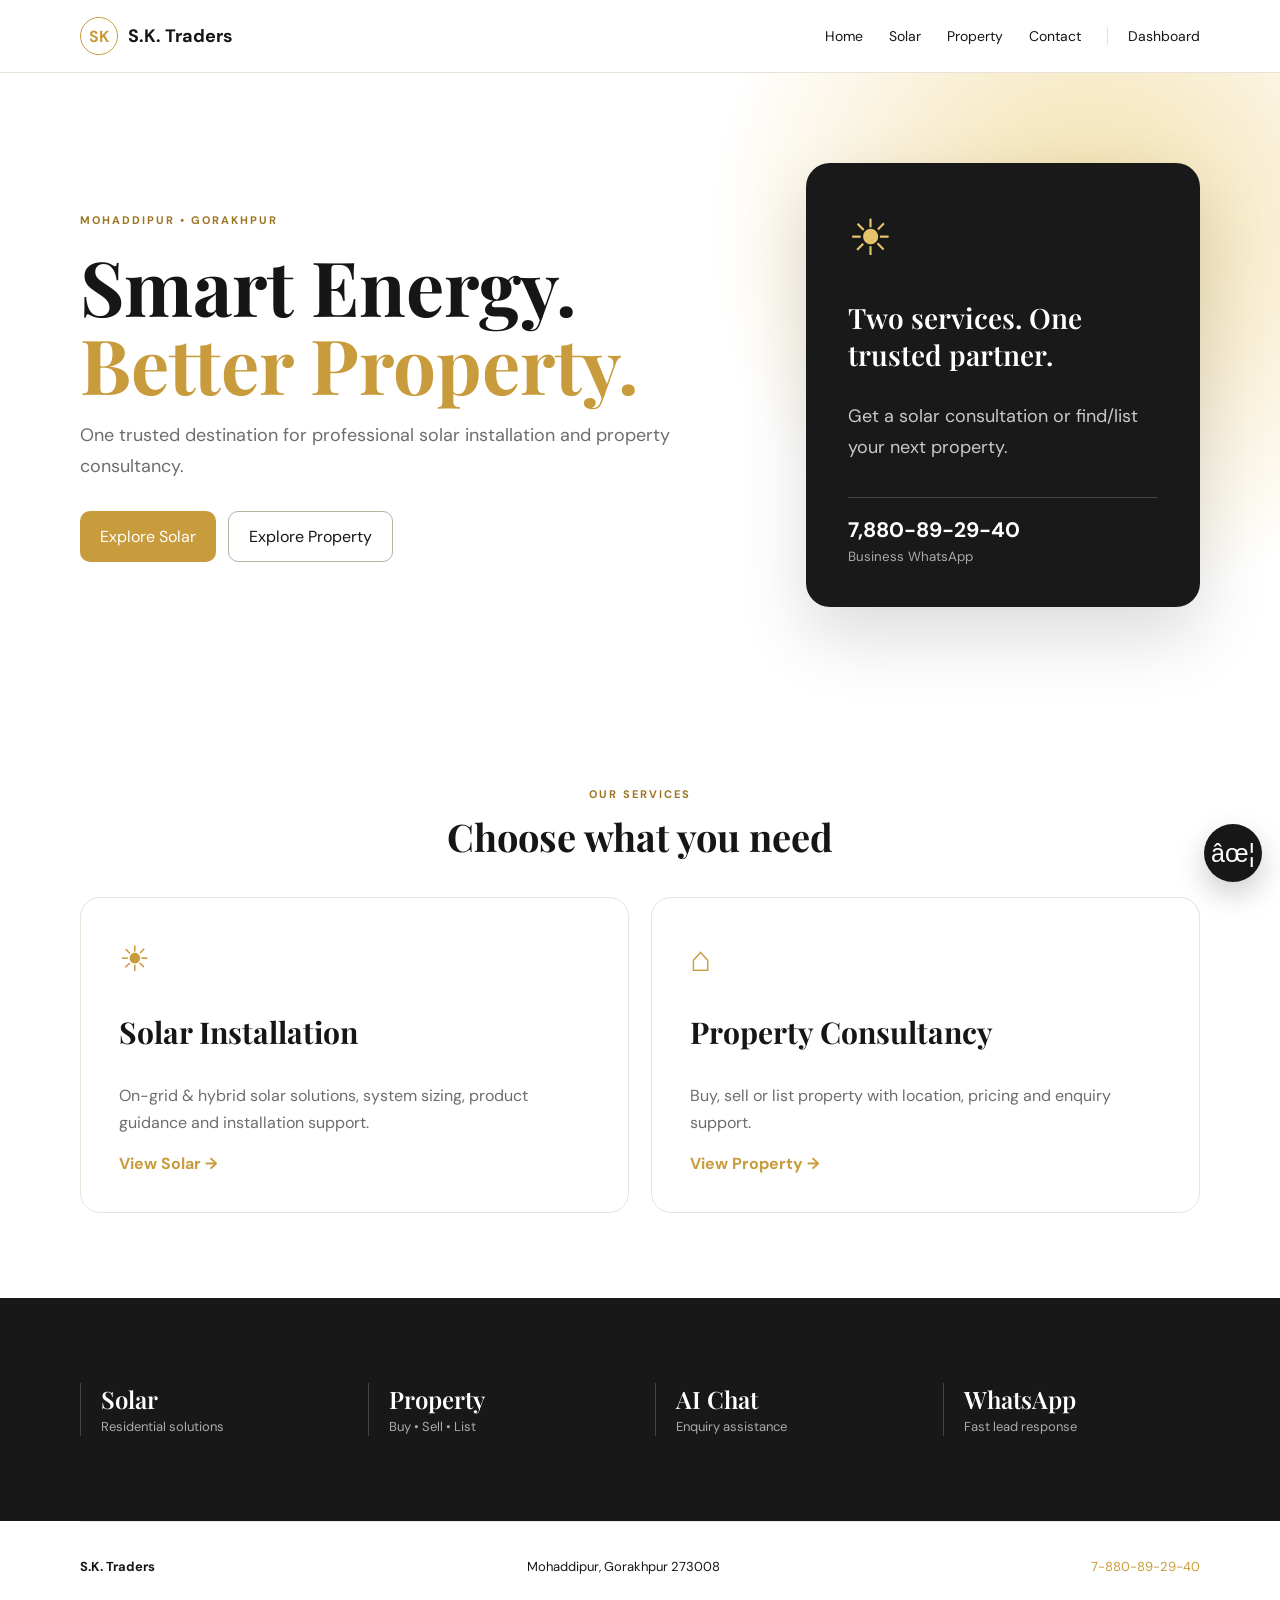
<file: index.html>
<!doctype html>
<html lang="en">
<head>
<meta charset="utf-8"><meta name="viewport" content="width=device-width,initial-scale=1">
<title>S.K. Traders | Solar & Property Consultancy</title>
<meta name="description" content="S.K. Traders - Solar installation and property consultancy in Mohaddipur, Gorakhpur.">
<link rel="stylesheet" href="assets/style.css">
</head>
<body data-page="home">
<header class="site-header"><div class="container nav">
<a class="brand" href="index.html"><span>SK</span><b>S.K. Traders</b></a>
<button class="menu" onclick="toggleMenu()">☰</button>
<nav id="nav"><a href="index.html">Home</a><a href="solar.html">Solar</a><a href="property.html">Property</a><a href="contact.html">Contact</a><a class="admin-link" href="admin.html">Dashboard</a></nav>
</div></header>
<main>
<section class="hero"><div class="container hero-grid"><div><span class="eyebrow">MOHADDIPUR • GORAKHPUR</span><h1>Smart Energy.<br><em>Better Property.</em></h1><p>One trusted destination for professional solar installation and property consultancy.</p><div class="actions"><a class="btn gold" href="solar.html">Explore Solar</a><a class="btn outline" href="property.html">Explore Property</a></div></div><div class="hero-card"><div class="sun">☀</div><h3>Two services. One trusted partner.</h3><p>Get a solar consultation or find/list your next property.</p><div class="mini"><strong>7,880-89-29-40</strong><small>Business WhatsApp</small></div></div></div></section>
<section class="section"><div class="container"><div class="section-head"><span class="eyebrow">OUR SERVICES</span><h2>Choose what you need</h2></div><div class="service-grid">
<a class="service-card solar" href="solar.html"><div class="icon">☀</div><h3>Solar Installation</h3><p>On-grid & hybrid solar solutions, system sizing, product guidance and installation support.</p><span>View Solar →</span></a>
<a class="service-card property" href="property.html"><div class="icon">⌂</div><h3>Property Consultancy</h3><p>Buy, sell or list property with location, pricing and enquiry support.</p><span>View Property →</span></a>
</div></div></section>
<section class="section dark"><div class="container stats"><div><b>Solar</b><span>Residential solutions</span></div><div><b>Property</b><span>Buy • Sell • List</span></div><div><b>AI Chat</b><span>Enquiry assistance</span></div><div><b>WhatsApp</b><span>Fast lead response</span></div></div></section>
</main>
<footer><div class="container footer"><b>S.K. Traders</b><span>Mohaddipur, Gorakhpur 273008</span><a href="tel:7880892940">7-880-89-29-40</a></div></footer>
<script src="assets/app.js"></script><script src="assets/chatbot.js"></script>
</body></html>
</file>
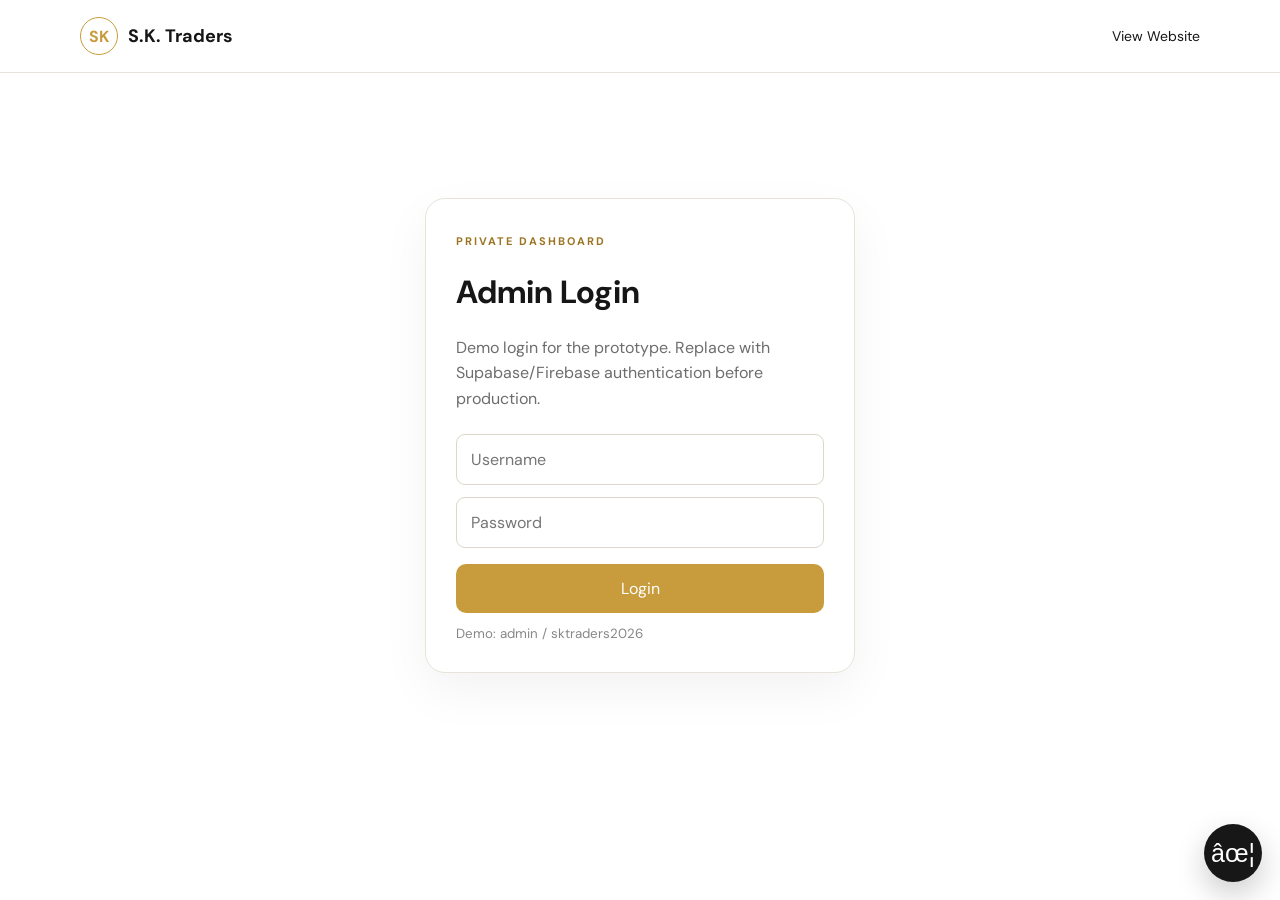
<file: admin.html>
<!doctype html><html lang="en"><head><meta charset="utf-8"><meta name="viewport" content="width=device-width,initial-scale=1"><title>Admin Dashboard | S.K. Traders</title><link rel="stylesheet" href="assets/style.css"></head><body class="admin-page">
<header class="site-header"><div class="container nav"><a class="brand" href="index.html"><span>SK</span><b>S.K. Traders</b></a><nav><a href="index.html">View Website</a></nav></div></header>
<main class="section"><div class="container"><div id="loginBox" class="form-card narrow"><span class="eyebrow">PRIVATE DASHBOARD</span><h1>Admin Login</h1><p>Demo login for the prototype. Replace with Supabase/Firebase authentication before production.</p><input id="adminUser" placeholder="Username"><input id="adminPass" type="password" placeholder="Password"><button class="btn gold" onclick="adminLogin()">Login</button><small>Demo: admin / sktraders2026</small></div>
<div id="dashboard" hidden><div class="dash-top"><div><span class="eyebrow">CONTROL CENTRE</span><h1>Website Dashboard</h1></div><button class="btn outline" onclick="logout()">Logout</button></div>
<div class="tabs"><button onclick="showTab('leads')">Leads</button><button onclick="showTab('properties')">Properties</button><button onclick="showTab('products')">Solar Products</button><button onclick="showTab('settings')">Settings</button></div>
<section id="tab-leads" class="dash-tab"><div class="table-wrap"><table><thead><tr><th>Type</th><th>Name</th><th>Phone</th><th>Requirement</th><th>Date</th></tr></thead><tbody id="leadsTable"></tbody></table></div></section>
<section id="tab-properties" class="dash-tab" hidden><div id="adminProperties"></div></section>
<section id="tab-products" class="dash-tab" hidden><form id="productForm" class="form-card"><h2>Add / Update Solar Product</h2><input name="name" required placeholder="Product name"><select name="category"><option>Panel</option><option>Inverter</option></select><input name="brand" placeholder="Brand"><input name="image" placeholder="Image URL"><textarea name="description" placeholder="Description"></textarea><button class="btn gold">Save Product</button></form><div id="adminProducts"></div></section>
<section id="tab-settings" class="dash-tab" hidden><form id="settingsForm" class="form-card"><h2>Business Settings</h2><input name="businessName" value="S.K. Traders"><input name="phone" value="7880892940"><input name="address" value="Mohaddipur, Gorakhpur 273008"><input name="whatsapp" value="7880892940"><button class="btn gold">Save Settings</button></form></section>
</div></div></main>
<script src="assets/app.js"></script><script src="assets/chatbot.js"></script></body></html>
</file>
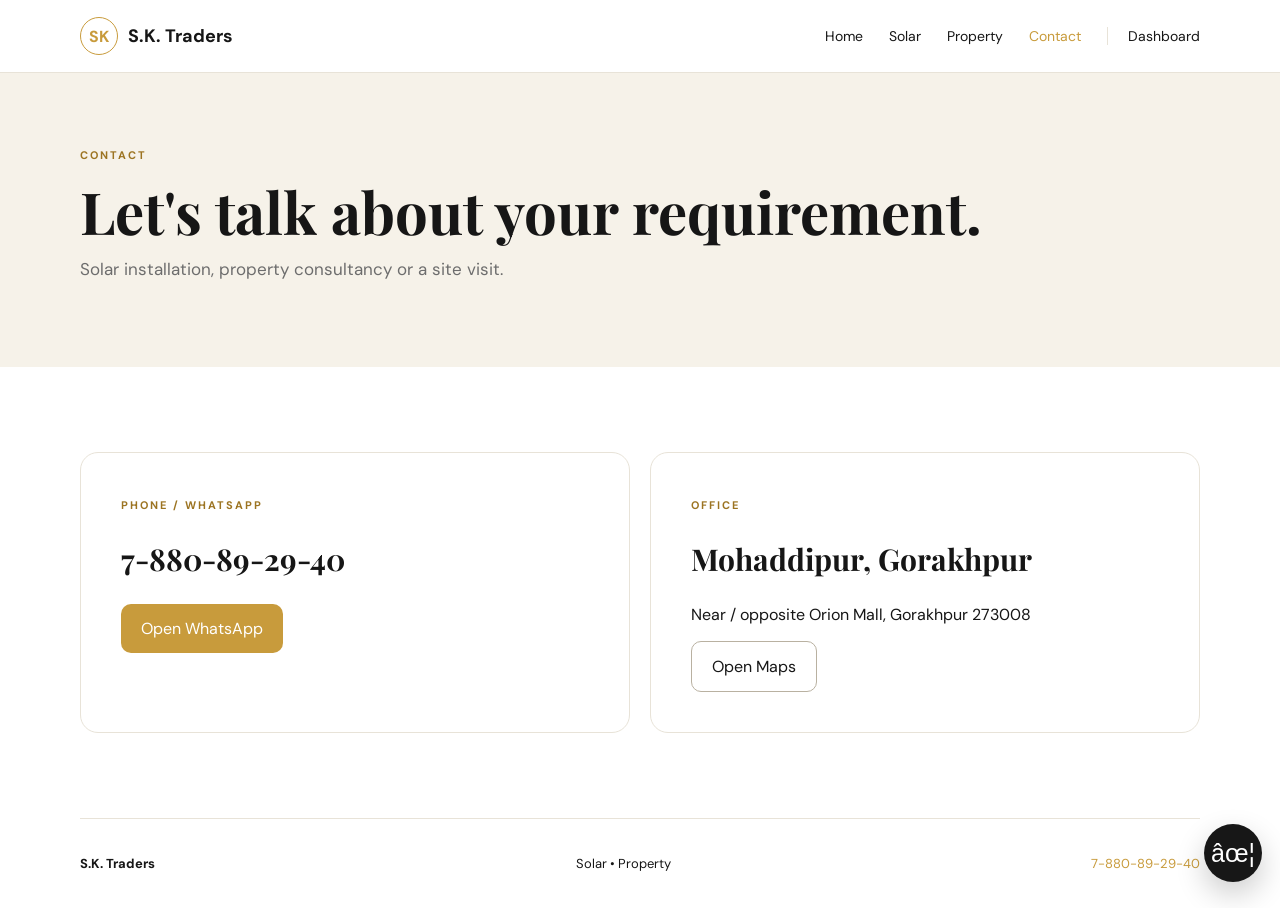
<file: contact.html>
<!doctype html><html lang="en"><head><meta charset="utf-8"><meta name="viewport" content="width=device-width,initial-scale=1"><title>Contact | S.K. Traders</title><link rel="stylesheet" href="assets/style.css"></head><body>
<header class="site-header"><div class="container nav"><a class="brand" href="index.html"><span>SK</span><b>S.K. Traders</b></a><button class="menu" onclick="toggleMenu()">☰</button><nav id="nav"><a href="index.html">Home</a><a href="solar.html">Solar</a><a href="property.html">Property</a><a class="active" href="contact.html">Contact</a><a class="admin-link" href="admin.html">Dashboard</a></nav></div></header>
<main><section class="page-hero"><div class="container"><span class="eyebrow">CONTACT</span><h1>Let's talk about your requirement.</h1><p>Solar installation, property consultancy or a site visit.</p></div></section>
<section class="section"><div class="container contact-grid"><div class="contact-card"><span>PHONE / WHATSAPP</span><h2>7-880-89-29-40</h2><a class="btn gold" href="https://wa.me/917880892940?text=Hello%20S.K.%20Traders%2C%20I%20have%20an%20enquiry." target="_blank">Open WhatsApp</a></div><div class="contact-card"><span>OFFICE</span><h2>Mohaddipur, Gorakhpur</h2><p>Near / opposite Orion Mall, Gorakhpur 273008</p><a class="btn outline" target="_blank" href="https://www.google.com/maps/search/?api=1&query=Orion+Mall+Mohaddipur+Gorakhpur">Open Maps</a></div></div></section></main><footer><div class="container footer"><b>S.K. Traders</b><span>Solar • Property</span><a href="tel:7880892940">7-880-89-29-40</a></div></footer><script src="assets/app.js"></script><script src="assets/chatbot.js"></script></body></html>
</file>
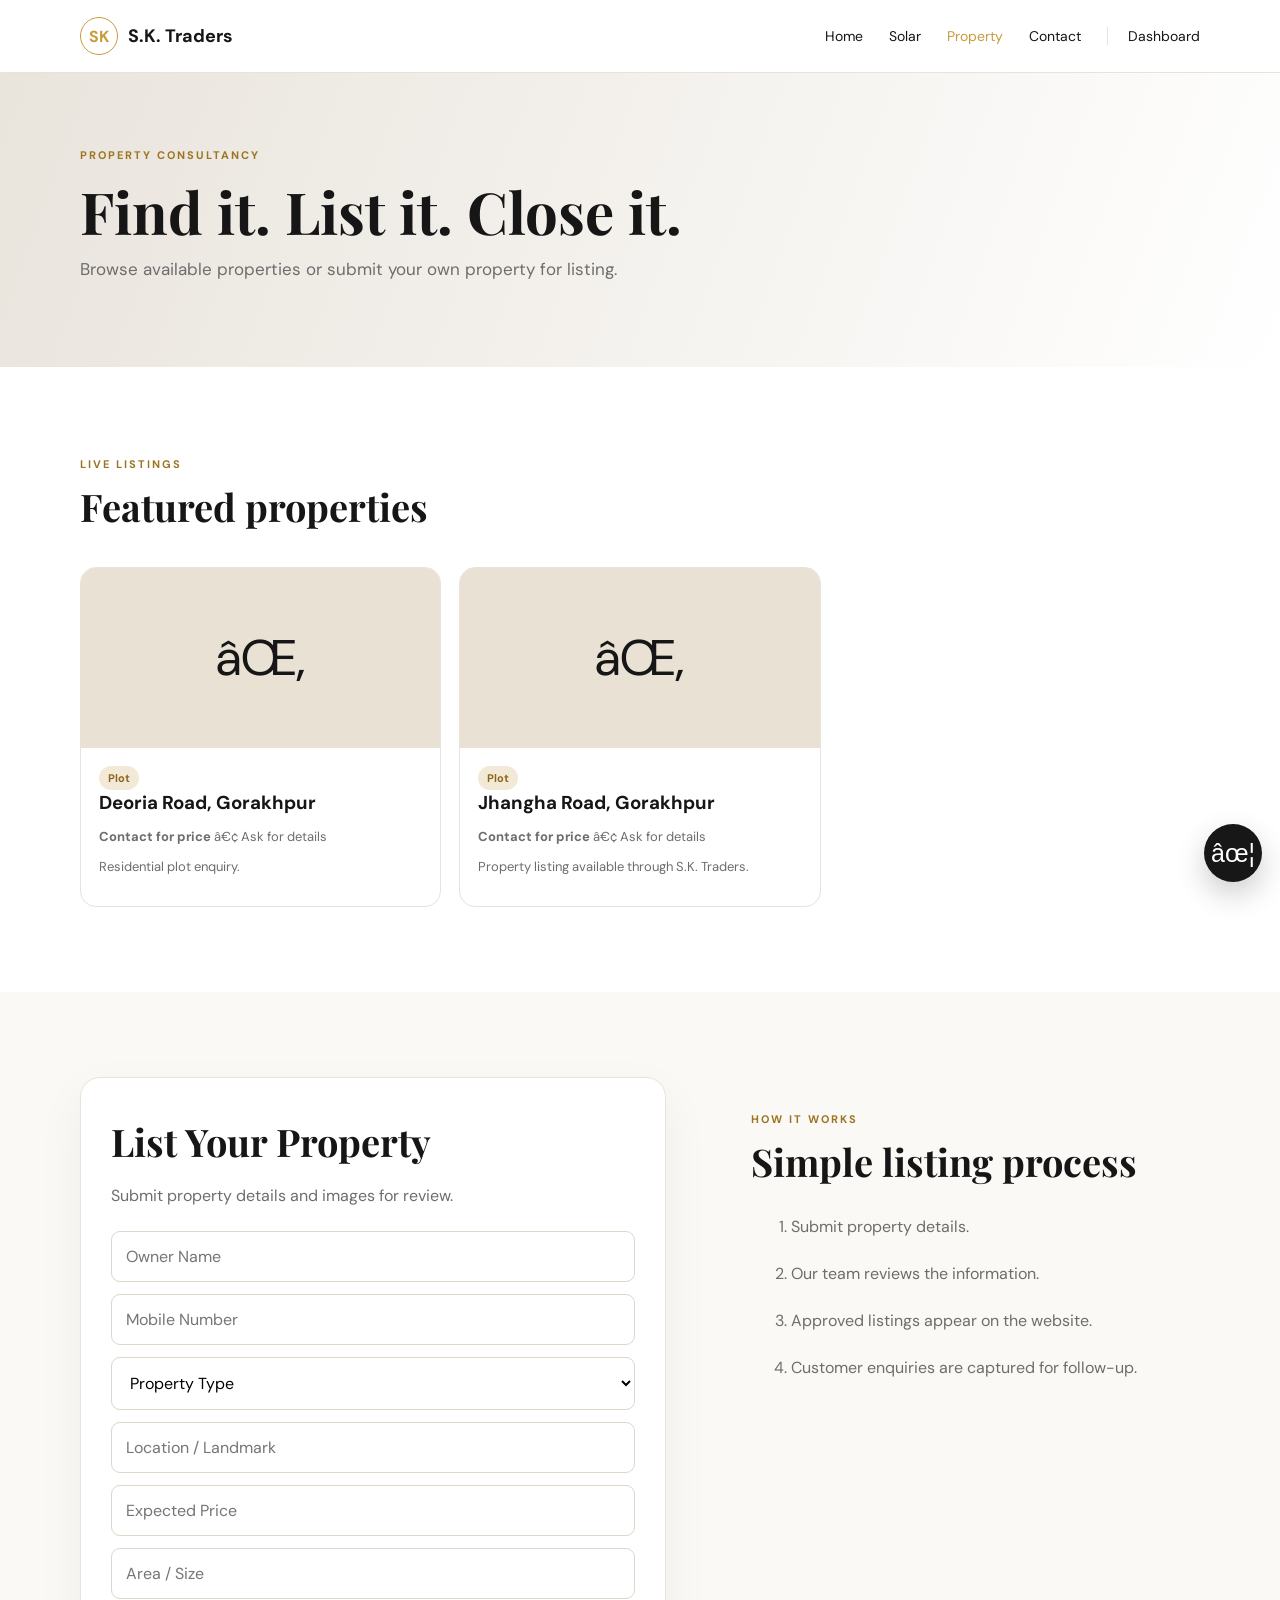
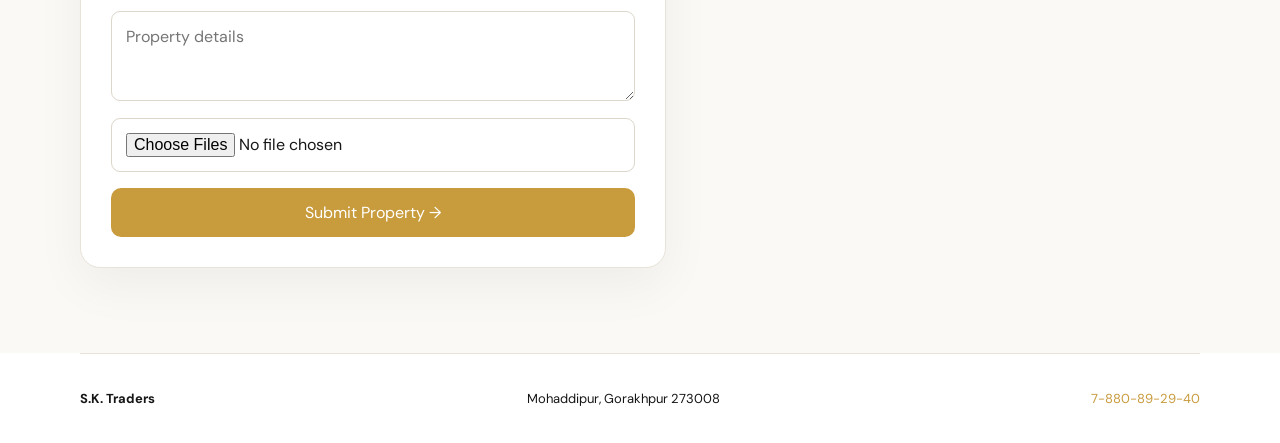
<file: property.html>
<!doctype html><html lang="en"><head><meta charset="utf-8"><meta name="viewport" content="width=device-width,initial-scale=1"><title>Property Consultancy | S.K. Traders</title><link rel="stylesheet" href="assets/style.css"></head><body>
<header class="site-header"><div class="container nav"><a class="brand" href="index.html"><span>SK</span><b>S.K. Traders</b></a><button class="menu" onclick="toggleMenu()">☰</button><nav id="nav"><a href="index.html">Home</a><a href="solar.html">Solar</a><a class="active" href="property.html">Property</a><a href="contact.html">Contact</a><a class="admin-link" href="admin.html">Dashboard</a></nav></div></header>
<main><section class="page-hero property-bg"><div class="container"><span class="eyebrow">PROPERTY CONSULTANCY</span><h1>Find it. List it. Close it.</h1><p>Browse available properties or submit your own property for listing.</p></div></section>
<section class="section"><div class="container"><div class="section-head left"><span class="eyebrow">LIVE LISTINGS</span><h2>Featured properties</h2></div><div id="propertyGrid" class="listing-grid"></div></div></section>
<section class="section soft"><div class="container two-col"><div class="form-card"><h2>List Your Property</h2><p>Submit property details and images for review.</p><form id="propertyForm"><input name="owner" required placeholder="Owner Name"><input name="phone" required placeholder="Mobile Number"><select name="type" required><option value="">Property Type</option><option>Plot</option><option>House</option><option>Flat</option><option>Commercial</option><option>Agricultural Land</option></select><input name="location" required placeholder="Location / Landmark"><input name="price" required placeholder="Expected Price"><input name="area" placeholder="Area / Size"><textarea name="description" placeholder="Property details"></textarea><input type="file" name="image" accept="image/*" multiple><button class="btn gold" type="submit">Submit Property →</button></form></div><div class="info-panel"><span class="eyebrow">HOW IT WORKS</span><h2>Simple listing process</h2><ol><li>Submit property details.</li><li>Our team reviews the information.</li><li>Approved listings appear on the website.</li><li>Customer enquiries are captured for follow-up.</li></ol></div></div></section></main>
<footer><div class="container footer"><b>S.K. Traders</b><span>Mohaddipur, Gorakhpur 273008</span><a href="tel:7880892940">7-880-89-29-40</a></div></footer><script src="assets/app.js"></script><script src="assets/chatbot.js"></script></body></html>
</file>
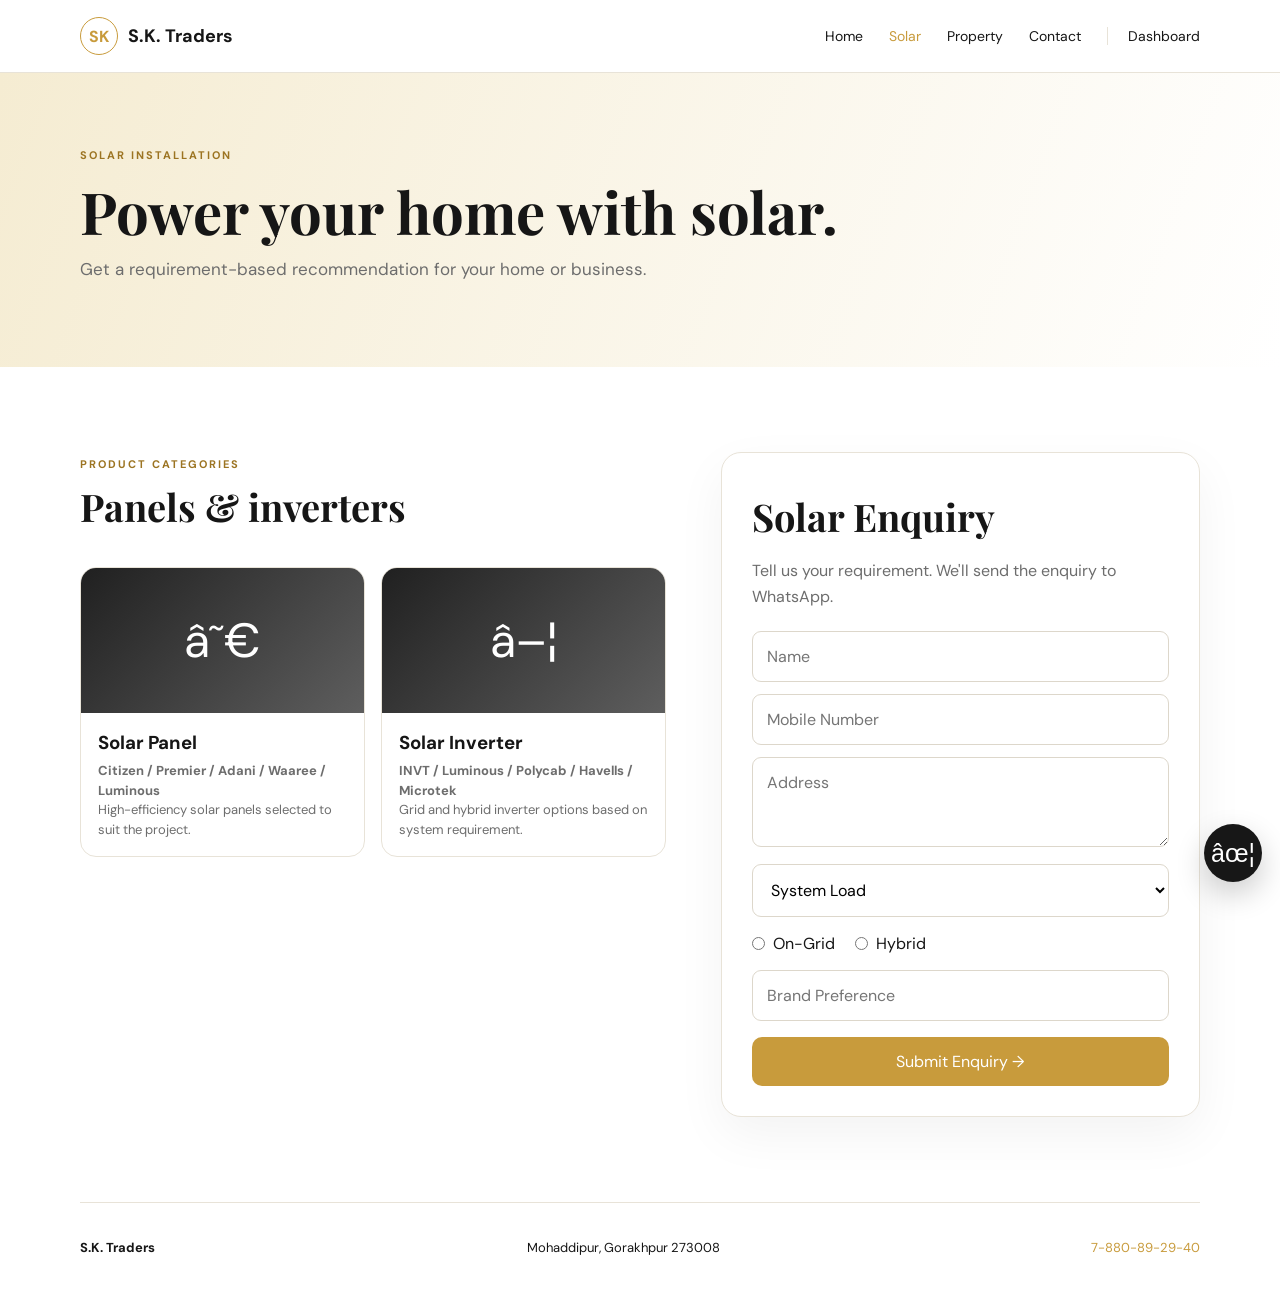
<file: solar.html>
<!doctype html><html lang="en"><head><meta charset="utf-8"><meta name="viewport" content="width=device-width,initial-scale=1"><title>Solar Installation | S.K. Traders</title><link rel="stylesheet" href="assets/style.css"></head><body>
<header class="site-header"><div class="container nav"><a class="brand" href="index.html"><span>SK</span><b>S.K. Traders</b></a><button class="menu" onclick="toggleMenu()">☰</button><nav id="nav"><a href="index.html">Home</a><a class="active" href="solar.html">Solar</a><a href="property.html">Property</a><a href="contact.html">Contact</a><a class="admin-link" href="admin.html">Dashboard</a></nav></div></header>
<main><section class="page-hero solar-bg"><div class="container"><span class="eyebrow">SOLAR INSTALLATION</span><h1>Power your home with solar.</h1><p>Get a requirement-based recommendation for your home or business.</p></div></section>
<section class="section"><div class="container two-col"><div><div class="section-head left"><span class="eyebrow">PRODUCT CATEGORIES</span><h2>Panels & inverters</h2></div><div id="solarProducts" class="product-grid"></div></div>
<div class="form-card"><h2>Solar Enquiry</h2><p>Tell us your requirement. We'll send the enquiry to WhatsApp.</p><form id="solarForm"><input name="name" required placeholder="Name"><input name="phone" required inputmode="tel" placeholder="Mobile Number"><textarea name="address" required placeholder="Address"></textarea><select name="load" required><option value="">System Load</option><option>2 kW</option><option>3 kW</option><option>4 kW</option><option>5 kW</option><option>6 kW</option><option>7 kW</option><option>8 kW</option><option>9 kW</option><option>10 kW</option></select><div class="choice"><label><input type="radio" name="system" value="On-Grid" required> On-Grid</label><label><input type="radio" name="system" value="Hybrid"> Hybrid</label></div><input name="brand" placeholder="Brand Preference"><button class="btn gold" type="submit">Submit Enquiry →</button></form></div></div></section></main>
<footer><div class="container footer"><b>S.K. Traders</b><span>Mohaddipur, Gorakhpur 273008</span><a href="tel:7880892940">7-880-89-29-40</a></div></footer><script src="assets/app.js"></script><script src="assets/chatbot.js"></script></body></html>
</file>
<file: assets/style.css>
@import url('https://fonts.googleapis.com/css2?family=DM+Sans:wght@400;500;600;700&family=Playfair+Display:wght@600;700&display=swap');
:root{--gold:#c89b3c;--gold2:#e4c36a;--ink:#161616;--muted:#6d6d6d;--soft:#f7f4ed;--line:#e8e3d8;--dark:#151515}
*{box-sizing:border-box}body{margin:0;font-family:"DM Sans",sans-serif;color:var(--ink);background:#fff}a{text-decoration:none;color:inherit}.container{width:min(1120px,92%);margin:auto}.site-header{position:sticky;top:0;z-index:20;background:rgba(255,255,255,.94);backdrop-filter:blur(12px);border-bottom:1px solid var(--line)}.nav{height:72px;display:flex;align-items:center;justify-content:space-between}.brand{display:flex;align-items:center;gap:10px}.brand span{width:38px;height:38px;border:1.5px solid var(--gold);border-radius:50%;display:grid;place-items:center;font-weight:700;color:var(--gold)}.brand b{font-size:18px}.nav nav{display:flex;gap:26px;align-items:center;font-size:14px}.nav nav a:hover,.nav nav .active{color:var(--gold)}.admin-link{border-left:1px solid var(--line);padding-left:20px}.menu{display:none;background:none;border:0;font-size:24px}.hero{background:radial-gradient(circle at 85% 25%,#f2dfaa 0,#fff 32%),linear-gradient(120deg,#fff,#faf7ef);padding:90px 0}.hero-grid{display:grid;grid-template-columns:1.25fr .75fr;gap:70px;align-items:center}.eyebrow{letter-spacing:2px;font-size:11px;font-weight:700;color:#9c7422}.hero h1,.page-hero h1{font:700 clamp(45px,7vw,76px)/1.02 "Playfair Display",serif;margin:18px 0}.hero h1 em{color:var(--gold);font-style:normal}.hero p{font-size:18px;color:var(--muted);max-width:620px;line-height:1.7}.actions{display:flex;gap:12px;margin-top:30px}.btn{display:inline-flex;align-items:center;justify-content:center;border:0;border-radius:10px;padding:14px 20px;font-weight:700;cursor:pointer;font:inherit}.gold{background:var(--gold);color:#fff}.outline{border:1px solid #b9b1a1;background:#fff}.hero-card{background:#191919;color:#fff;border-radius:24px;padding:42px;min-height:330px;box-shadow:0 30px 70px rgba(0,0,0,.14)}.sun{font-size:50px;color:var(--gold2)}.hero-card h3{font:600 28px "Playfair Display",serif}.hero-card p{color:#c9c9c9}.mini{margin-top:35px;border-top:1px solid #444;padding-top:18px;display:flex;flex-direction:column}.mini strong{font-size:21px}.mini small{color:#aaa;margin-top:4px}.section{padding:85px 0}.section-head{margin-bottom:35px;text-align:center}.section-head.left{text-align:left}.section-head h2,.form-card h2,.info-panel h2{font:700 38px "Playfair Display",serif;margin:8px 0}.service-grid{display:grid;grid-template-columns:1fr 1fr;gap:22px}.service-card{padding:38px;border:1px solid var(--line);border-radius:20px;transition:.25s}.service-card:hover{transform:translateY(-5px);box-shadow:0 20px 45px rgba(0,0,0,.08)}.service-card .icon{font-size:35px;color:var(--gold)}.service-card h3{font:700 30px "Playfair Display",serif}.service-card p{color:var(--muted);line-height:1.7}.service-card span{color:var(--gold);font-weight:700}.dark{background:#181818;color:#fff}.stats{display:grid;grid-template-columns:repeat(4,1fr);gap:30px}.stats div{border-left:1px solid #444;padding-left:20px}.stats b{display:block;font:600 24px "Playfair Display",serif}.stats span{color:#aaa;font-size:13px}.page-hero{padding:70px 0;background:#f6f2e9}.solar-bg{background:linear-gradient(110deg,#f5ecd2,#fff)}.property-bg{background:linear-gradient(110deg,#e9e4dc,#fff)}.page-hero h1{font-size:58px;margin-bottom:12px}.page-hero p{color:var(--muted);font-size:17px}.two-col{display:grid;grid-template-columns:1.1fr .9fr;gap:55px;align-items:start}.form-card{border:1px solid var(--line);border-radius:20px;padding:30px;background:#fff;box-shadow:0 18px 50px rgba(0,0,0,.05)}.form-card p{color:var(--muted);line-height:1.6}.form-card input,.form-card textarea,.form-card select{width:100%;padding:14px;margin:6px 0;border:1px solid #ddd7cb;border-radius:9px;font:inherit;background:#fff}.form-card textarea{min-height:90px;resize:vertical}.choice{display:flex;gap:20px;padding:10px 0}.choice label{display:flex;gap:8px;align-items:center}.choice input{width:auto;margin:0}.form-card .btn{width:100%;margin-top:10px}.product-grid{display:grid;grid-template-columns:1fr 1fr;gap:16px}.product{border:1px solid var(--line);border-radius:16px;overflow:hidden;background:#fff}.product-img{height:145px;background:linear-gradient(135deg,#202020,#5e5e5e);display:grid;place-items:center;color:#fff;font-size:48px}.product div:last-child{padding:17px}.product h3{margin:0 0 6px}.product p{margin:0;color:var(--muted);font-size:13px;line-height:1.5}.listing-grid{display:grid;grid-template-columns:repeat(3,1fr);gap:18px}.listing{border:1px solid var(--line);border-radius:16px;overflow:hidden;background:#fff}.listing-photo{height:180px;background:#e8e1d4;display:grid;place-items:center;font-size:50px}.listing-body{padding:18px}.listing-body h3{margin:0 0 8px}.listing-body p{color:var(--muted);font-size:13px}.tag{display:inline-block;background:#f2ead7;color:#8c661e;border-radius:20px;padding:5px 9px;font-size:11px;font-weight:700}.soft{background:#faf9f5}.info-panel{padding:30px}.info-panel li{padding:13px 0;color:var(--muted)}.contact-grid{display:grid;grid-template-columns:1fr 1fr;gap:20px}.contact-card{padding:40px;border:1px solid var(--line);border-radius:18px}.contact-card span{font-size:11px;letter-spacing:2px;color:#9c7422;font-weight:700}.contact-card h2{font:700 30px "Playfair Display",serif}.footer{min-height:90px;display:flex;gap:30px;align-items:center;justify-content:space-between;border-top:1px solid var(--line);font-size:13px}.footer a{color:var(--gold)}.narrow{max-width:430px;margin:40px auto}.narrow small{display:block;margin-top:12px;color:#888}.dash-top{display:flex;justify-content:space-between;align-items:center}.dash-top h1{font:700 40px "Playfair Display",serif}.tabs{display:flex;gap:8px;flex-wrap:wrap;margin:25px 0}.tabs button{border:1px solid var(--line);background:#fff;padding:11px 16px;border-radius:8px;cursor:pointer}.table-wrap{overflow:auto;border:1px solid var(--line);border-radius:14px}.table-wrap table{width:100%;border-collapse:collapse;min-width:650px}.table-wrap th,.table-wrap td{text-align:left;padding:14px;border-bottom:1px solid var(--line);font-size:13px}.table-wrap th{background:#faf7ef}.admin-item{display:flex;justify-content:space-between;gap:20px;padding:18px;border:1px solid var(--line);border-radius:12px;margin-bottom:10px}.chat{position:fixed;right:18px;bottom:18px;z-index:50}.chat-btn{width:58px;height:58px;border-radius:50%;border:0;background:#171717;color:#fff;font-size:25px;box-shadow:0 12px 30px #0003;cursor:pointer}.chat-window{display:none;width:min(350px,calc(100vw - 30px));height:460px;background:#fff;border:1px solid var(--line);border-radius:18px;box-shadow:0 20px 60px #0003;overflow:hidden;position:absolute;right:0;bottom:70px}.chat-head{background:#181818;color:#fff;padding:16px}.chat-head b{display:block}.chat-msgs{height:345px;overflow:auto;padding:15px;background:#faf9f6}.msg{padding:10px 12px;border-radius:12px;margin:7px 0;max-width:85%;font-size:13px;line-height:1.45}.bot{background:#eee8dc}.user{background:#181818;color:#fff;margin-left:auto}.chat-input{display:flex;border-top:1px solid var(--line)}.chat-input input{flex:1;border:0;padding:12px}.chat-input button{border:0;background:var(--gold);color:#fff;padding:0 15px}.toast{position:fixed;left:50%;bottom:25px;transform:translateX(-50%);background:#181818;color:#fff;padding:13px 18px;border-radius:10px;z-index:100}
@media(max-width:800px){.nav nav{display:none;position:absolute;top:72px;left:0;right:0;background:#fff;padding:18px 5%;flex-direction:column;align-items:flex-start;border-bottom:1px solid var(--line)}.nav nav.open{display:flex}.menu{display:block}.hero-grid,.two-col,.service-grid,.contact-grid{grid-template-columns:1fr}.hero{padding:55px 0}.hero-card{padding:28px}.stats{grid-template-columns:1fr 1fr}.listing-grid{grid-template-columns:1fr 1fr}.product-grid{grid-template-columns:1fr}.page-hero h1{font-size:43px}.footer{flex-direction:column;justify-content:center;gap:7px;padding:20px}.section{padding:60px 0}}
@media(max-width:500px){.listing-grid{grid-template-columns:1fr}.stats{grid-template-columns:1fr}.actions{flex-direction:column}.actions .btn{width:100%}}
</file>
